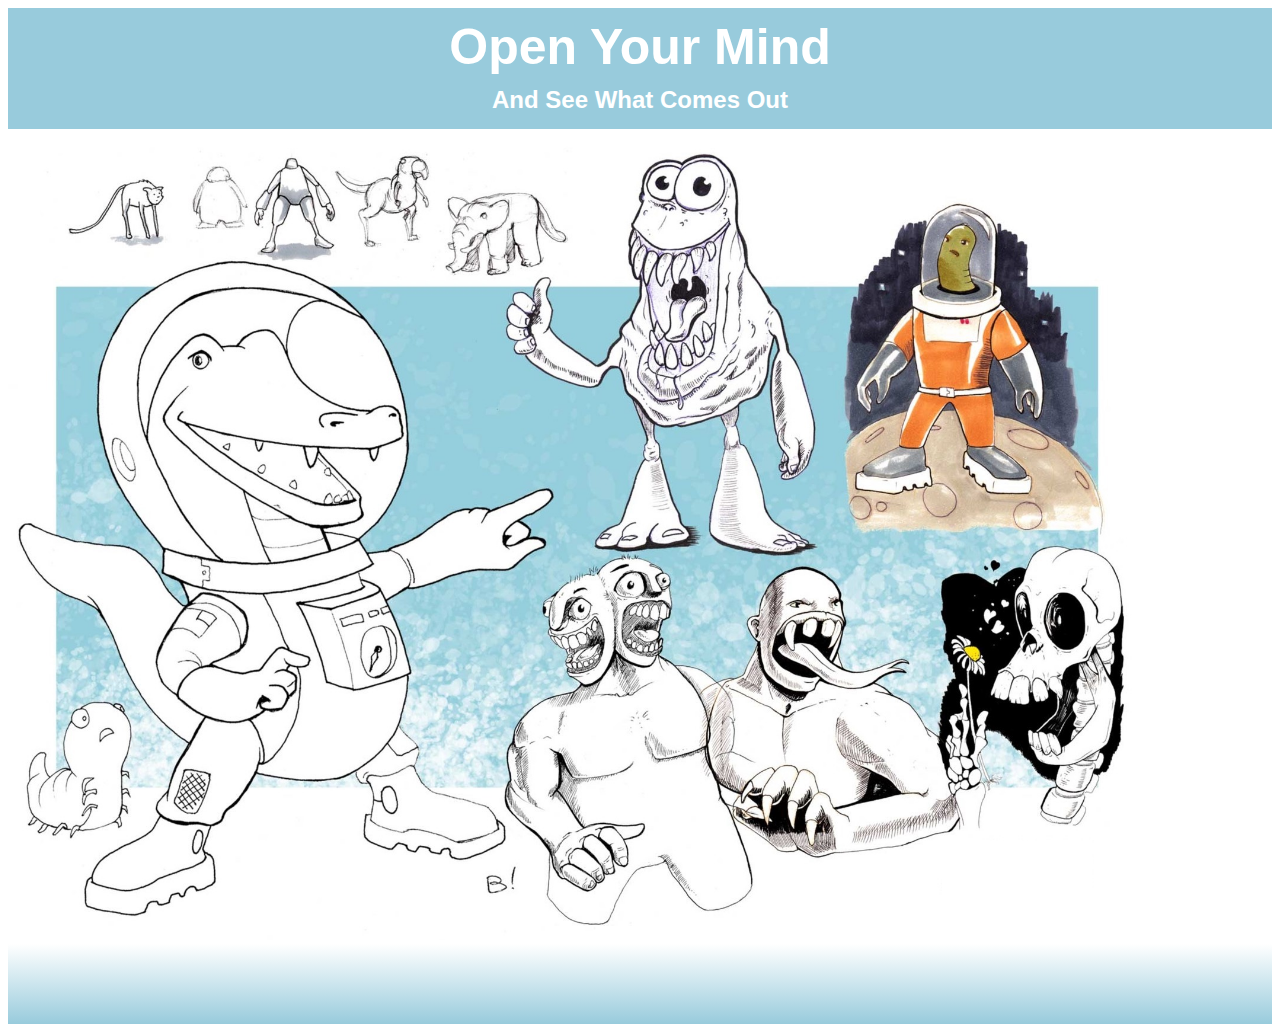
<file: index.html>
<!DOCTYPE html>
<html>
  <head>
    <title>Imagination Station</title>
    <link rel="stylesheet" href="Resources/styles.css" />
  </head>

  <body>
    <header>
      <h1>Open Your Mind</h1>
      <h2>And See What Comes Out</h2>
    </header>
    <img
      src="Resources/images/monXterMind.jpg"
      alt="Sketch of imaginary monsters"
    />
    <footer>
        
    </footer>
  </body>
</html>
</file>
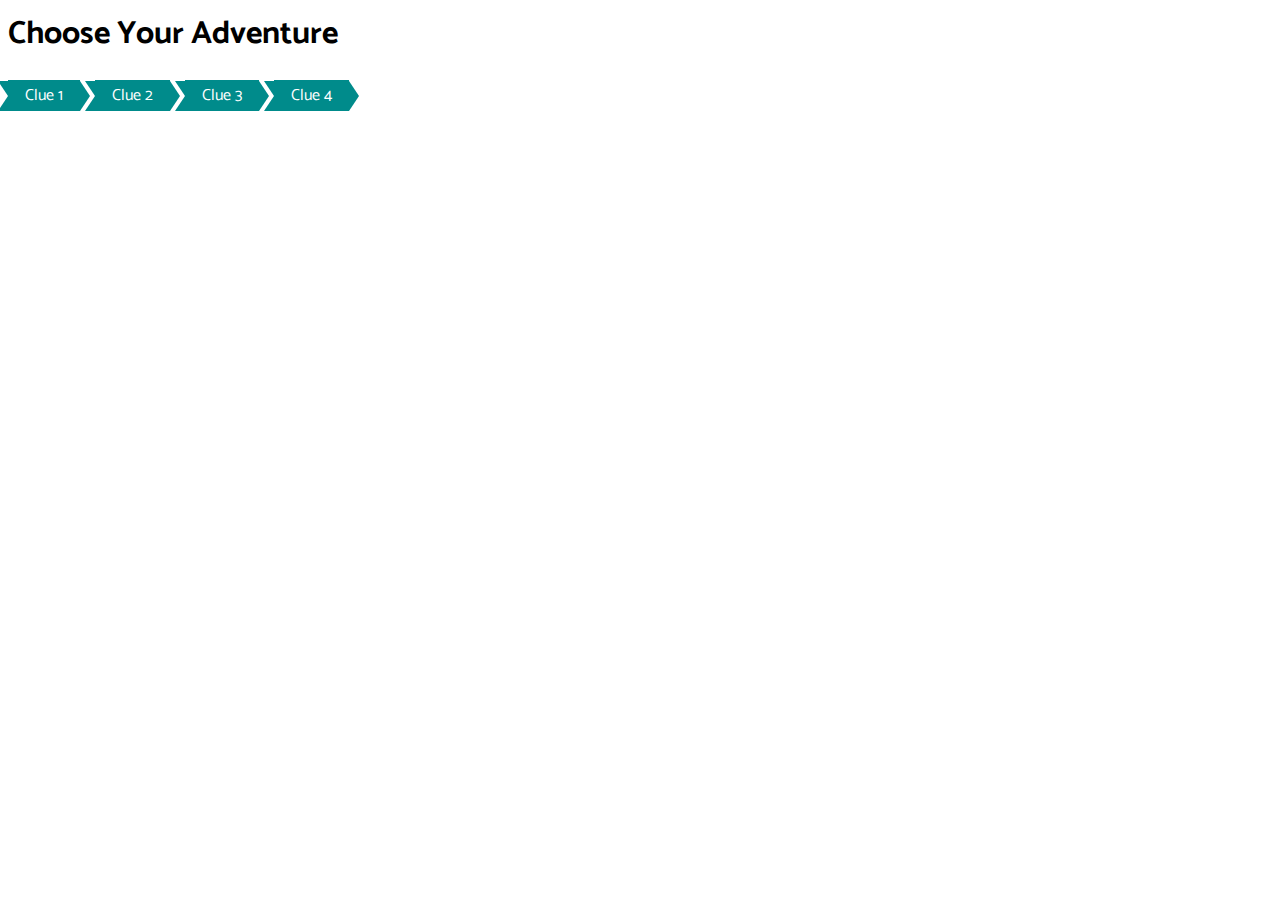
<file: Breadcrumb/index.html>
<html>
  <head>
    <title>Monster Mystery</title>

    <link
      href="https://fonts.googleapis.com/css?family=Catamaran:100|Pontano+Sans|Ruda:900"
      rel="stylesheet"/>
    <link rel="stylesheet" type="text/css" href="breadcrumbs.css" />
  </head>

  <body>
    <div class="secondNav">
      <h1>Choose Your Adventure</h1>
    </div>
    <ul class="breadcrumb">
      <li>
        <a href="#">Clue 1</a>
      </li>
      <li>
        <a href="#">Clue 2</a>
      </li>
      <li>
        <a href="#">Clue 3</a>
      </li>
      <li>
        <a href="#">Clue 4</a>
      </li>
    </ul>
  </body>
</html>
</file>
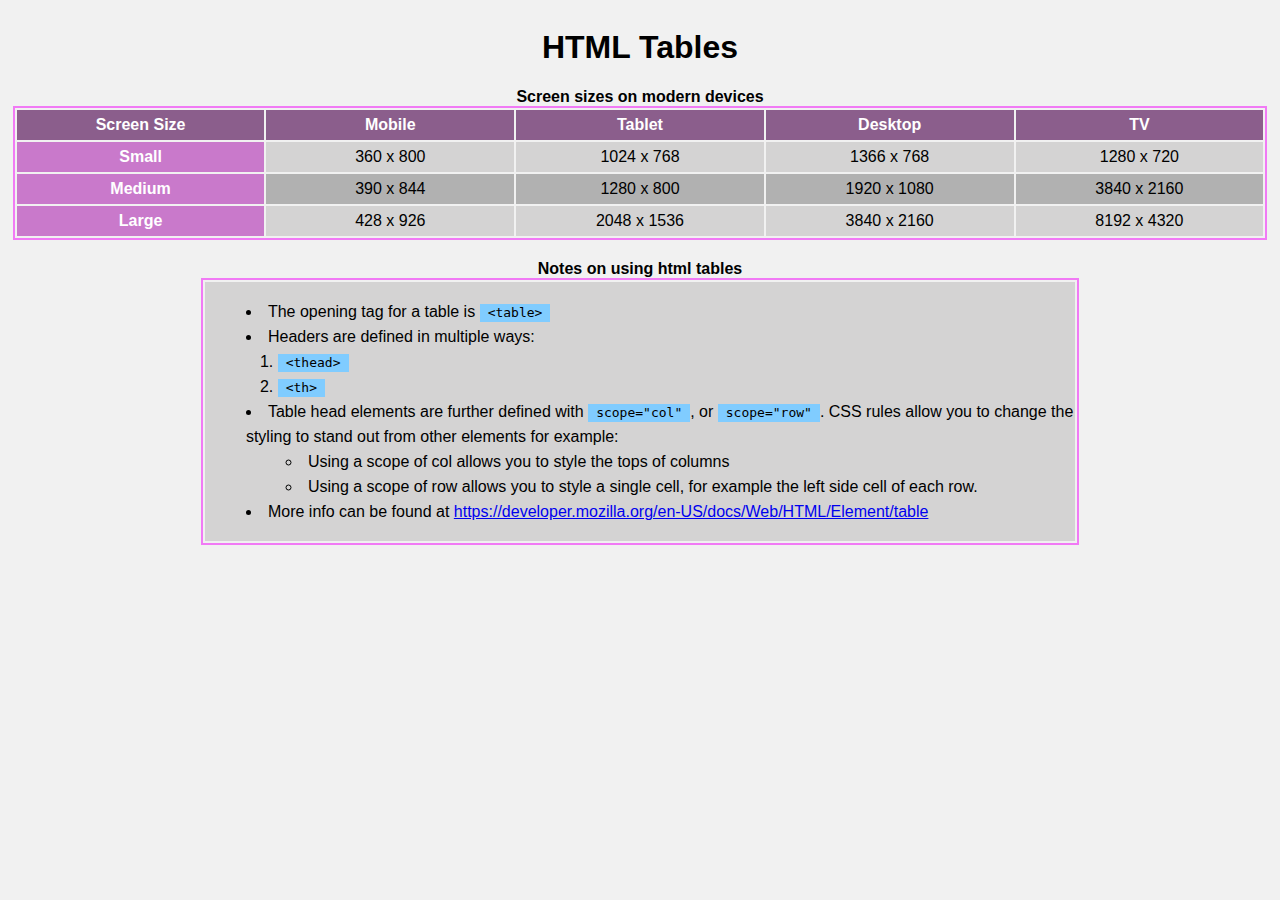
<file: HTMLTables/index.html>
<!DOCTYPE html>
<html>
  <head>
    <title>A table project</title>
    <link rel="stylesheet" href="Resources/styles.css" />
  </head>

  <body>
    <div class="container">
      <h1>HTML Tables</h1>
      <table class="screenSizes">
        <tr>
          <!--A table row with five <th> sections -->
          <th scope="col">Screen Size</th>
          <th scope="col">Mobile</th>
          <!--A table header because it will be formatted with a color-->
          <th scope="col">Tablet</th>
          <th scope="col">Desktop</th>
          <th scope="col">TV</th>
        </tr>
        <tr>
          <th scope="row">Small</th>
          <td>360 x 800</td> <!-- phone -->
          <td>1024 x 768</td> <!-- tablet -->
          <td>1366 x 768</td> <!-- desktop -->
          <td>1280 x 720</td> <!-- TV -->
        </tr>
        <tr>
          <th scope="row">Medium</th>
          <td class="med">390 x 844</td> <!-- phone -->
          <td class="med">1280 x 800</td> <!-- tablet -->
          <td class="med">1920 x 1080</td> <!-- desktop -->
          <td class="med">3840 x 2160</td> <!-- TV -->
        </tr>
        <tr>
          <th scope="row">Large</th>
          <td>428 x 926</td>
          <!-- phone -->
          <td>2048 x 1536</td>
          <!-- tablet -->
          <td>3840 x 2160</td>
          <!-- desktop -->
          <td>8192 x 4320</td>
          <!-- TV -->
        </tr>
        <caption>
          Screen sizes on modern devices
        </caption>
      </table>
      <table class="notes">
        <caption>
          Notes on using html tables
        </caption>
        <td>
          <ul>
            <!-- Attempting to color only the bg of the text, and not the whole line. A pseudo class would do the job, but is far more complex. I will attempt to use a button instead and see the result -->
            <!-- <li>The opening tag for a table is <span class="colored">&lt;table&gt;</span></li> -->
            <li>The opening tag for a table is <button>&lt;table&gt;</button></li>
            <li>Headers are defined in multiple ways:</li>
            <ol>
              <li><button>&lt;thead&gt;</button></li>
              <li><button>&lt;th&gt;</button></li>
            </ol>
            <li>
              Table head elements are further defined with
              <button>scope=&quot;col&quot;</button>, or <button>scope=&quot;row&quot;</button>. CSS rules allow
              you to change the styling to stand out from other elements for
              example:
              <ul class="aboutHeadings">
                <li>
                  Using a scope of col allows you to style the tops of columns
                </li>
                <li>
                  Using a scope of row allows you to style a single cell, for
                  example the left side cell of each row.
                </li>
              </ul>
            </li>
            <li>
              More info can be found at
              <a
                href="https://developer.mozilla.org/en-US/docs/Web/HTML/Element/table"
                >https://developer.mozilla.org/en-US/docs/Web/HTML/Element/table</a
              >
            </li>
          </ul>
        </td>
      </table>
    </div>
  </body>
</html>
</file>
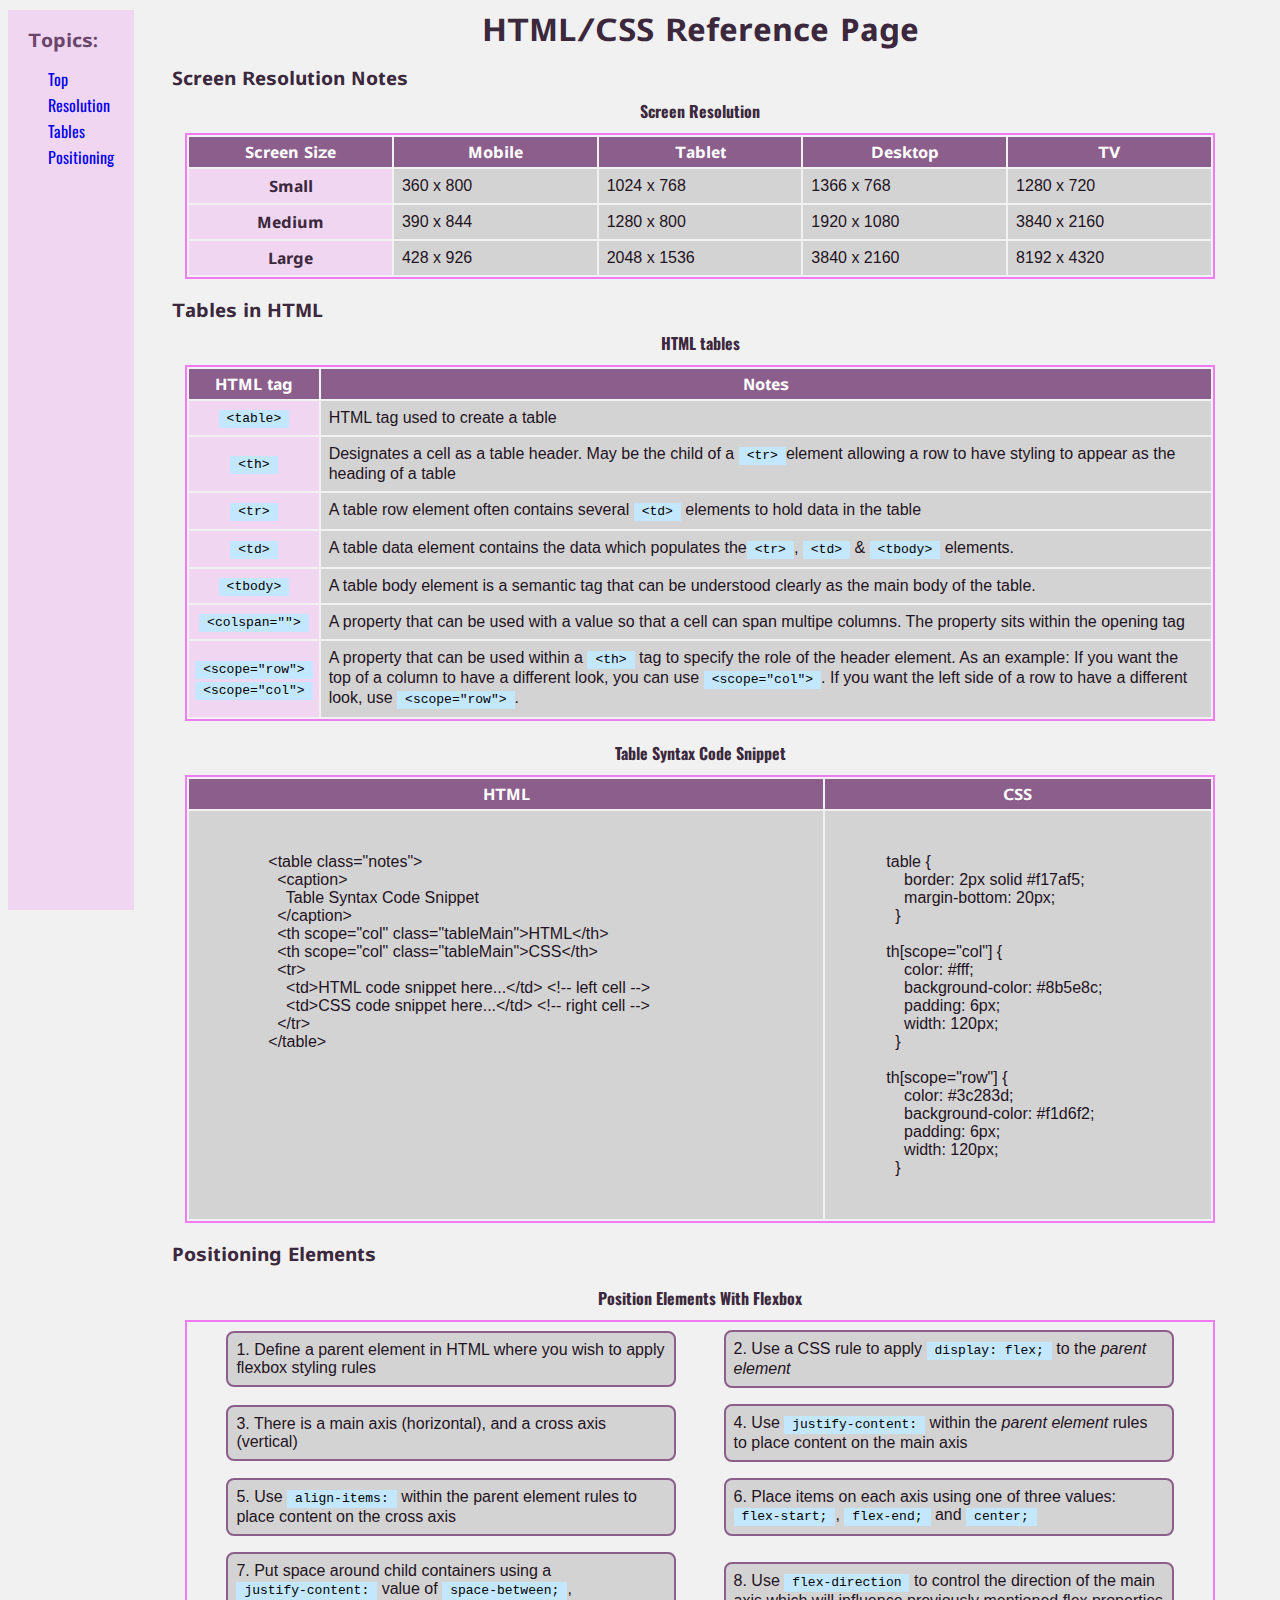
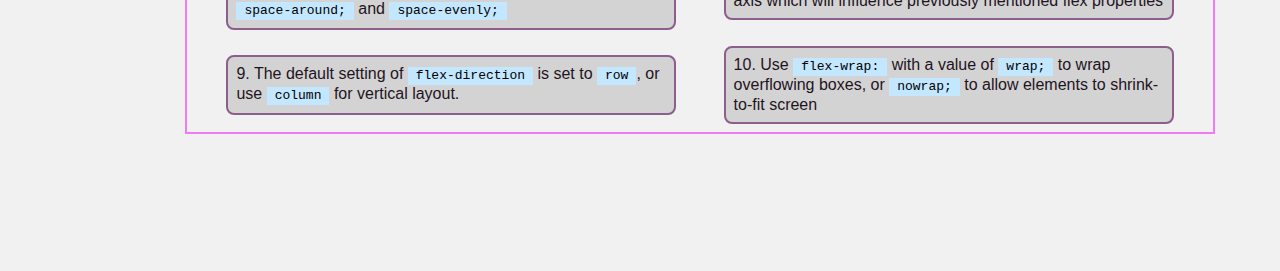
<file: ReferencePage/index.html>
<!-- Cheatsheet Project -->

<!DOCTYPE html>
<html>
  <head>
    <title>HTML Reference</title>
    <link rel="stylesheet" href="Resources/styles.css" />
    <meta name="viewport" content="width=device-width, initial-scale=1.0" />
    <link rel="preconnect" href="https://fonts.googleapis.com" />
    <link rel="preconnect" href="https://fonts.gstatic.com" crossorigin />
    <link
      href="https://fonts.googleapis.com/css2?family=Oswald:wght@200..700&display=swap"
      rel="stylesheet"
    />
    <link
      href="https://fonts.googleapis.com/css2?family=Lunasima:wght@400;700&display=swap"
      rel="stylesheet"
    />
  </head>

  <body>
    <div class="container">
      <nav class="nav">
        <h3 class="navTitle">Topics:</h3>
        <ul>
          <li><a href="#top">Top</a></li>
          <li><a href="#resolution">Resolution</a></li>
          <li><a href="#tables">Tables</a></li>
          <li><a href="#position">Positioning</a></li>
        </ul>
      </nav>
      <div class="content">
        <h1 id="top">HTML/CSS Reference Page</h1>
        <h3 id="resolution">Screen Resolution Notes</h3>
        <!-- id tag to jump to section 'resolution' -->
        <table class="tableMain">
          <caption>
            Screen Resolution
          </caption>
          <tr>
            <!--A table row with five <th> sections -->
            <th scope="col">Screen Size</th>
            <th scope="col">Mobile</th>
            <!--A table header because it will be formatted with a color-->
            <th scope="col">Tablet</th>
            <th scope="col">Desktop</th>
            <th scope="col">TV</th>
          </tr>
          <tr>
            <th scope="row">Small</th>
            <td>360 x 800</td>
            <!-- phone -->
            <td>1024 x 768</td>
            <!-- tablet -->
            <td>1366 x 768</td>
            <!-- desktop -->
            <td>1280 x 720</td>
            <!-- TV -->
          </tr>
          <tr>
            <th scope="row">Medium</th>
            <td>390 x 844</td>
            <!-- phone -->
            <td>1280 x 800</td>
            <!-- tablet -->
            <td>1920 x 1080</td>
            <!-- desktop -->
            <td>3840 x 2160</td>
            <!-- TV -->
          </tr>
          <tr>
            <th scope="row">Large</th>
            <td>428 x 926</td>
            <!-- phone -->
            <td>2048 x 1536</td>
            <!-- tablet -->
            <td>3840 x 2160</td>
            <!-- desktop -->
            <td>8192 x 4320</td>
            <!-- TV -->
          </tr>
        </table>
        <h3 id="tables">Tables in HTML</h3>
        <table class="tableMain">
          <caption>
            HTML tables
          </caption>
          <tr>
            <th scope="col">HTML tag</th>
            <th scope="col" colspan="4">Notes</th>
          </tr>
          <tr>
            <!-- table tag -->
            <th scope="row" class="htmlTag"><button>&lt;table&gt;</button></th>
            <td colspan="4">HTML tag used to create a table</td>
          </tr>
          <tr>
            <!-- th tag -->
            <th scope="row" class="htmlTag"><button>&lt;th&gt;</button></th>
            <td colspan="4">
              Designates a cell as a table header. May be the child of a
              <button>&lt;tr&gt;</button>element allowing a row to have styling
              to appear as the heading of a table
            </td>
          </tr>
          <tr>
            <!-- tr tag -->
            <th scope="row" class="htmlTag"><button>&lt;tr&gt;</button></th>
            <td>
              A table row element often contains several
              <button>&lt;td&gt;</button> elements to hold data in the table
            </td>
          </tr>
          <tr>
            <!-- td tag -->
            <th scope="row" class="htmlTag"><button>&lt;td&gt;</button></th>
            <td>
              A table data element contains the data which populates the<button>
                &lt;tr&gt;</button
              >, <button>&lt;td&gt;</button> &amp;
              <button>&lt;tbody&gt;</button> elements.
            </td>
          </tr>
          <tr>
            <!-- tbody tag -->
            <th scope="row" class="htmlTag"><button>&lt;tbody&gt;</button></th>
            <td>
              A table body element is a semantic tag that can be understood
              clearly as the main body of the table.
            </td>
          </tr>
          <tr>
            <!-- colspan property -->
            <th scope="row" class="htmlTag">
              <button>&lt;colspan=""&gt;</button>
            </th>
            <td>
              A property that can be used with a value so that a cell can span
              multipe columns. The property sits within the opening tag
            </td>
          </tr>
          <tr>
            <!-- scope property -->
            <th scope="row" class="htmlTag">
              <button>&lt;scope="row"&gt;</button
              ><button>&lt;scope="col"&gt;</button>
            </th>
            <td>
              A property that can be used within a
              <button>&lt;th&gt;</button> tag to specify the role of the header
              element. As an example: If you want the top of a column to have a
              different look, you can use <button>&lt;scope="col"&gt;</button>.
              If you want the left side of a row to have a different look, use
              <button>&lt;scope="row"&gt;</button>.
            </td>
          </tr>
        </table>
        <table class="tableMain">
          <caption>
            Table Syntax Code Snippet
          </caption>
          <th scope="col" class="tableMain">HTML</th>
          <th scope="col" class="tableMain">CSS</th>
          <tr>
            <td class="snipL">
              <pre><code>
                &lt;table class="notes"&gt;
                  &lt;caption&gt;
                    Table Syntax Code Snippet
                  &lt;/caption&gt;
                  &lt;th scope="col" class="tableMain"&gt;HTML&lt;/th&gt;
                  &lt;th scope="col" class="tableMain"&gt;CSS&lt;/th&gt;
                  &lt;tr&gt;
                    &lt;td&gt;HTML code snippet here...&lt;/td&gt; &lt;!-- left cell --&gt;
                    &lt;td&gt;CSS code snippet here...&lt;/td&gt; &lt;!-- right cell --&gt;
                  &lt;/tr&gt;
                &lt;/table&gt;
                </code></pre>
            </td>
            <td class="snipR">
              <code>
                <pre>
 
            table {
                border: 2px solid #f17af5;
                margin-bottom: 20px;
              }
              
            th[scope="col"] {
                color: #fff;
                background-color: #8b5e8c;
                padding: 6px;
                width: 120px;
              }
              
            th[scope="row"] {
                color: #3c283d;
                background-color: #f1d6f2;
                padding: 6px;
                width: 120px;
              }
            </pre
                >
              </code>
            </td>
          </tr>
        </table>
        <h3 id="position">Positioning Elements</h3>
        <h4>Position Elements With Flexbox</h4>
        <div class="container-flex">
          <div class="box">
            1. Define a parent element in HTML where you wish to apply flexbox
            styling rules
          </div>

          <div class="box">
            2. Use a CSS rule to apply <button>display: flex;</button> to the
            <em>parent element</em>
          </div>
          <div class="box">
            3. There is a main axis (horizontal), and a cross axis (vertical)
          </div>
          <div class="box">
            4. Use <button>justify-content:</button> within the
            <em>parent element</em>
            rules to place content on the main axis
          </div>
          <div class="box">
            5. Use <button>align-items:</button> within the parent element rules
            to place content on the cross axis
          </div>
          <div class="box">
            6. Place items on each axis using one of three values:
            <button>flex-start;</button>, <button>flex-end;</button> and
            <button>center;</button>
          </div>
          <div class="box">
            7. Put space around child containers using a
            <button>justify-content:</button> value of
            <button>space-between;</button>, <button>space-around;</button> and
            <button>space-evenly;</button>
          </div>
          <div class="box">
            8. Use <button>flex-direction</button> to control the direction of
            the main axis which will influence previously mentioned flex
            properties
          </div>
          <div class="box">
            9. The default setting of <button>flex-direction</button> is set to
            <button>row</button>, or use <button>column</button> for vertical
            layout.
          </div>
          <div class="box">
            10. Use <button>flex-wrap:</button> with a value of
            <button>wrap;</button> to wrap overflowing boxes, or
            <button>nowrap;</button> to allow elements to shrink-to-fit screen
          </div>
        </div>
      </div>
    </div>
  </body>
</html>
</file>
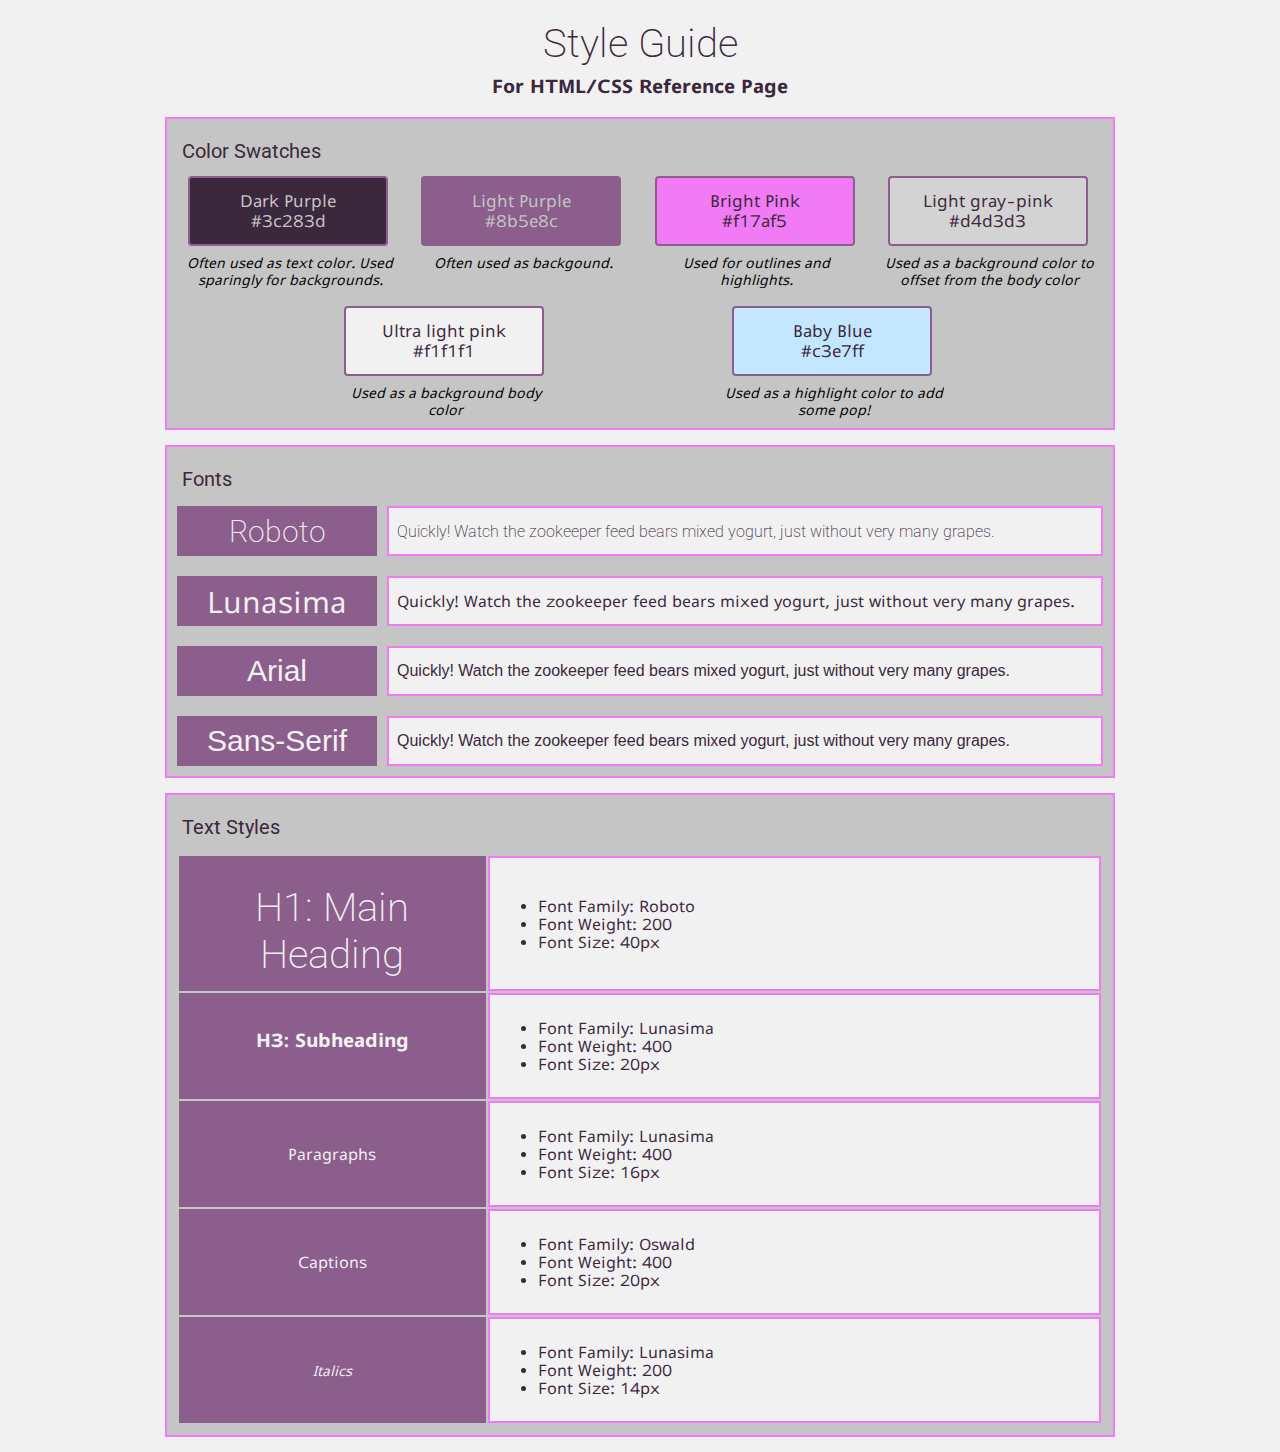
<file: StyleGuide/index.html>
<!-- Styleguide Project -->
<!-- Disclaimer: This code was very experimental. There are several different styles for responsive design. -->

<!DOCTYPE html>
<html>
  <head>
    <title>Style Guide</title>
    <link rel="stylesheet" href="Resources/styleGuide.css" />
    <meta name="viewport" content="width=device-width, initial-scale=1.0" />
    <link rel="preconnect" href="https://fonts.googleapis.com" />
    <link rel="preconnect" href="https://fonts.gstatic.com" crossorigin />
    <link
      href="https://fonts.googleapis.com/css2?family=Oswald:wght@200..700&display=swap"
      rel="stylesheet"
    />
    <link
      href="https://fonts.googleapis.com/css2?family=Lunasima:wght@400;700&display=swap"
      rel="stylesheet"
    />
    <!--     <link rel="preconnect" href="https://fonts.googleapis.com">
<link rel="preconnect" href="https://fonts.gstatic.com" crossorigin> -->
    <link
      href="https://fonts.googleapis.com/css2?family=Roboto:ital,wght@0,100..900;1,100..900&display=swap"
      rel="stylesheet"
    />
  </head>

  <body>
    <div class="content">
      <h1>Style Guide</h1>
      <h3>For HTML/CSS Reference Page</h3>
      <div class="color-container">
        <h4>Color Swatches</h4>
        <div class="eachColor">
          <div class="box darkpurple">
            <p>Dark Purple</p>
            <p>#3c283d</p>
          </div>
          Often used as text color. Used sparingly for backgrounds.
        </div>
        <div class="eachColor">
          <div class="box lightpurple">
            <p>Light Purple</p>
            <p>#8b5e8c</p>
          </div>
          Often used as backgound.
        </div>
        <div class="eachColor">
          <div class="box brightpink">
            <p>Bright Pink</p>
            <p>#f17af5</p>
          </div>
          Used for outlines and highlights.
        </div>
        <div class="eachColor">
          <div class="box lightgraypink">
            <p>Light gray-pink</p>
            <p>#d4d3d3</p>
          </div>
          Used as a background color to offset from the body color
        </div>
        <div class="eachColor">
          <div class="box ultralightpink">
            <p>Ultra light pink</p>
            <p>#f1f1f1</p>
          </div>
          Used as a background body color
        </div>
        <div class="eachColor">
          <div class="box babyblue">
            <p>Baby Blue</p>
            <p>#c3e7ff</p>
          </div>
          Used as a highlight color to add some pop!
        </div>
      </div>
      <!-- Begin Font Section -->
      <div class="font-container">
        <h4>Fonts</h4>
        <!-- Roboto Font -->
        <div class="fontLayoutLeft fontContentLeft">
          <p class="fontRoboto">Roboto</p>
        </div>
        <div class="fontLayoutRight">
          <div class="fontContentRight">
            <p class="fontRoboto">
              Quickly! Watch the zookeeper feed bears mixed yogurt, just without
              very many grapes.
            </p>
          </div>
        </div>
        <!-- Lunasima Font -->
        <div class="fontLayoutLeft fontContentLeft">
          <p class="fontLunasima">Lunasima</p>
        </div>
        <div class="fontLayoutRight">
          <div class="fontContentRight">
            <p class="fontLunasima">
              Quickly! Watch the zookeeper feed bears mixed yogurt, just without
              very many grapes.
            </p>
          </div>
        </div>
        <!-- Arial Font -->
        <div class="fontLayoutLeft fontContentLeft">
          <p class="fontArial">Arial</p>
        </div>
        <div class="fontLayoutRight">
          <div class="fontContentRight">
            <p class="fontArial">
              Quickly! Watch the zookeeper feed bears mixed yogurt, just without
              very many grapes.
            </p>
          </div>
        </div>
        <!-- Sans Serif Font -->
        <div class="fontLayoutLeft fontContentLeft">
          <p class="fontSans">Sans-Serif</p>
        </div>
        <div class="fontLayoutRight">
          <div class="fontContentRight">
            <p class="fontSans">
              Quickly! Watch the zookeeper feed bears mixed yogurt, just without
              very many grapes.
            </p>
          </div>
        </div>
      </div>
      <!-- Begin Text Styles Section -->

      <div class="font-container">
        <h4>Text Styles</h4>
        <table class="fontTable">
          <!-- H1 section -->
          <tr>
            <td scope="col" class="tableLeft"><h1>H1: Main Heading</h1></td>
            <td scope="col" class="tableRight">
              <ul>
                <li>Font Family: Roboto</li>
                <li>Font Weight: 200</li>
                <li>Font Size: 40px</li>
              </ul>
            </td>
          </tr>
          <!-- H3 section -->
          <tr>
            <td scope="col" class="tableLeft"><h3>H3: Subheading</h3></td>
            <td scope="col" class="tableRight">
              <ul>
                <li>Font Family: Lunasima</li>
                <li>Font Weight: 400</li>
                <li>Font Size: 20px</li>
              </ul>
            </td>
          </tr>
          <!-- body section -->
          <tr>
            <td scope="col" class="tableLeft"><p>Paragraphs</p></td>
            <td scope="col" class="tableRight">
              <ul>
                <li>Font Family: Lunasima</li>
                <li>Font Weight: 400</li>
                <li>Font Size: 16px</li>
              </ul>
            </td>
          </tr>
          <!-- Caption Section -->
          <tr>
            <td scope="col" class="tableLeft"><p>Captions</p></td>
            <td scope="col" class="tableRight">
              <ul>
                <li>Font Family: Oswald</li>
                <li>Font Weight: 400</li>
                <li>Font Size: 20px</li>
              </ul>
            </td>
          </tr>
          <!-- Italic section -->
          <tr>
            <td scope="col" class="tableLeft">
              <div class="italic">Italics</div>
            </td>
            <td scope="col" class="tableRight">
              <ul>
                <li>Font Family: Lunasima</li>
                <li>Font Weight: 200</li>
                <li>Font Size: 14px</li>
              </ul>
            </td>
          </tr>
        </table>
      </div>
    </div>
  </body>
</html>
</file>
<file: Resources/styles.css>
* {
  font-family: Helvetica, Arial, sans-serif;
  box-sizing: border-box;
}

img {
  width: 90%;
}

header {
  background-color: color(srgb 0.5954 0.7965 0.8633);
}
h1 {
  padding-top: 10px;
  margin: 5px auto;
  text-align: center;
  font-size: 50px;
  color: white;
}

h2 {
  padding-top: 5px;
  padding-bottom: 15px;
  margin: 5px auto;
  text-align: center;
  color: white;
}

footer {
  background: linear-gradient(to bottom, white, rgb(152, 203, 220));
  height: 80px;
  width: 100%;
}
</file>
<file: Breadcrumb/breadcrumbs.css>
* {
  font-family: Catamaran, sans-serif;
}

.breadcrumb {
  text-align: left;
  display: flex;
  padding: 0;
  margin: 0;
}

.breadcrumb li {
  list-style-type: none;
}

.breadcrumb a {
  color: #fff;
  background: darkcyan;
  text-decoration: none;
  position: relative;
  height: 30px;
  line-height: 30px;
  text-align: center;
  margin-right: 15px;
  padding: 2px 17px;
}

.breadcrumb a::before,
.breadcrumb a::after {
  content: "";
  position: absolute;
  border-color: darkcyan;
  border-style: solid;
  border-width: 18px 15px;
}

.breadcrumb a::before {
  left: -10px;
  border-left-color: transparent;
  border-width: 15px 10px;
}
.breadcrumb a::after {
  left: 100%;
  border-color: transparent;
  border-left-color: darkcyan;
  border-width: 15px 10px;
}

.breadcrumb a:hover {
  background-color: blue;
}
.breadcrumb a:hover::before {
  border-color: blue;
  border-left-color: transparent;
}
.breadcrumb a:hover::after {
  border-left-color: blue;
}
</file>
<file: HTMLTables/Resources/styles.css>
* {
  font-family: Helvetica, Arial, sans-serif;
  box-sizing: border-box;
}

/* Color palette 
original pink: #E876EC
darker pink: #C665C9
lighter pink: #F17AF5
going dark pink: #A554A8
beginning dark pink: #844386
deep dark pink: #633264
double dark pink: #472C47
highlight green: #B6CC56
dark green-gray: #A8A99E
light pink-gray: #AEA4B0
dark pink-gray: #585359
*/

body {
  background-color: #f1f1f1;
  display: flex;
  justify-content: center;
}

.container {
  text-align: center;
}
table {
  border: 2px solid #f17af5;
  margin-bottom: 20px;
}

th[scope="col"] {
  color: #fff;
  background-color: #8b5e8c;
  padding: 6px;
  width: 120px;
}

th[scope="row"] {
  color: #fff;
  background-color: #c979cb;
  padding: 6px;
  width: 120px;
}
.med {
  background-color: rgb(177, 177, 177);
}

td {
  background-color: rgb(212, 211, 211);
  text-align: center;
}

caption {
  font-size: 16px;
  font-weight: 700;
}

li {
  line-height: 25px;
}

.notes {
  margin: 20px auto;
  width: 70%;
}

ol {
  list-style-position: inside;
  margin: 0px;
  padding: 0px;
}

ol li {
    text-align: left;
    padding-left: 14px;
    width: ;
}

.screenSizes {
    width: 100%;
}

ul li {
    list-style-position: inside;
    text-align: left;
}

button {
    all: unset;
    background-color: rgb(128, 204, 255);
    font-family: monospace;
    padding: 0px 8px;
    line-height: 18px;
}
</file>
<file: ReferencePage/Resources/styles.css>
/* Cheatsheet Project */

* {
  font-family: Helvetica, Arial, sans-serif;
  box-sizing: border-box;
}

h1 {
  text-align: center;
  color: #3c283d;
  margin: 10px auto;
  font-family: Lunasima, sans-serif;
}

.nav {
  background-color: #f1d6f2;
  position: fixed;
  height: 100%;
  top: 10px;
}

.navTitle {
  color: #6a466b;
  margin-left: 20px;
  margin-bottom: 5px;
  padding: 0px auto;
}

.content {
  margin-left: 120px;
}

a {
  text-decoration: none;
  font-family: Oswald;
}
nav li {
  list-style-type: none;
  padding-right: 20px;
}

body {
  background-color: #f1f1f1;
  justify-content: center;
}

table {
  border: 2px solid #f17af5;
  margin-bottom: 20px;
  margin-top: 10px;
}

th[scope="col"] {
  color: #fff;
  background-color: #8b5e8c;
  padding: 6px;
  width: 120px;
  font-family: Lunasima;
}

th[scope="row"] {
  color: #3c283d;
  background-color: #f1d6f2;
  padding: 6px;
  width: 120px;
  font-family: Lunasima;
}

td {
  background-color: rgb(212, 211, 211);
  padding: 8px 8px;
  color: #1e131e;
}

caption {
  font-size: 16px;
  font-weight: 700;
  color: #3c283d;
  margin-bottom: 10px;
  font-family: Oswald;
}

li {
  line-height: 25px;
}

/* .notes {
  margin: 20px auto;
  width: 90%;
} */

.tableMain {
  margin: 20px auto;
  margin-top: 10px;
  width: 90%;
}

ol {
  list-style-position: inside;
  margin: 0px;
  padding: 0px;
}

ol li {
  text-align: left;
  padding-left: 14px;
}

ul li {
  list-style-position: inside;
  text-align: left;
}

button {
  all: unset;
  background-color: rgb(195, 231, 255);
  color: black;
  font-family: monospace;
  padding: 0px 8px;
  line-height: 18px;
  font-weight: 400;
}

/* Table properties for code snippet table */
.snipL {
  vertical-align: top;
  padding: auto;
}

.snipR {
  vertical-align: top;
  padding: auto;
}

h3 {
  margin-left: 44px;
  margin-bottom: 10px;
  color: #3c283d;
  font-family: Lunasima;
}

.container-flex {
  display: flex;
  /* flex-direction: column; */
  justify-content: space-evenly;
  align-items: center;
  width: 90%;
  flex-wrap: wrap;
  border: 2px solid #f17af5;
  margin: 10px auto;
  margin-bottom: 150px;
}

.box {
  max-width: 450px;
  height: auto;
  background-color: rgb(212, 211, 211);
  color: #1e131e;
  text-align: left;
  padding: 8px;
  margin: 8px;
  border: 2px solid #8b5e8c;
  border-radius: 8px;
}

h4 {
  font-size: 16px;
  font-weight: 700;
  color: #3c283d;
  text-align: center;
  margin-bottom: 10px;
  font-family: Oswald;
}
.lunasima-regular {
  font-family: "Lunasima", serif;
  font-weight: 400;
  font-style: normal;
}

.lunasima-bold {
  font-family: "Lunasima", serif;
  font-weight: 700;
  font-style: normal;
}


.oswald-bold {
  font-family: "Oswald", serif;
  font-optical-sizing: auto;
  font-weight: 700;
  font-style: normal;
}
</file>
<file: StyleGuide/Resources/styleGuide.css>
/* Styleguide Project */
/* Another Disclaimer: This was a learning exercise and some rules may be divided between different tags which is not ideal. */

* {
  font-family: Lunasima, Arial, sans-serif;
  box-sizing: border-box;
}

h1 {
  text-align: center;
  color: #3c283d;
  margin: 20px auto 5px auto;
  font-family: Roboto, sans-serif;
  font-weight: 200;
  font-size: 40px;
  display: block;
}

td h1 {
  color: #f1f1f1;
}

h3 {
  text-align: center;
  margin-bottom: 20px;
  margin-top: 8px;
  color: #3c283d;
}

td h3 {
  color: #f1f1f1;
}

h4 {
  width: 100%;
  text-align: left;
  color: #3c283d;
  margin-left: 15px;
  margin-top: 20px;
  margin-bottom: 5px;
  font-family: Roboto, sans-serif;
  font-size: 20px;
  font-weight: 400;
}

ul {
  margin-right: 20px;
}
.content {
  margin: auto;
}

body {
  background-color: #f1f1f1;
  justify-content: center;
}

.color-container {
  display: flex;
  justify-content: space-evenly;
  width: 90%;
  flex-wrap: wrap;
  border: 2px solid #f17af5;
  margin: 10px auto;
  margin-bottom: 15px;
  background-color: #c5c5c5;
  max-width: 950px;
}

.eachColor {
  text-align: center;
  font-size: 14px;
  font-style: italic;
  width: 220px;
  height: 120px;
  overflow: hidden;
  margin-bottom: 10px;
}

.italic {
  text-align: center;
  font-size: 14px;
  font-style: italic;
  color: #f1f1f1;
}
.font-container {
  display: flex;
  flex-wrap: wrap;
  width: 90%;
  flex-wrap: wrap;
  border: 2px solid #f17af5;
  margin: 10px auto;
  margin-bottom: 15px;
  max-width: 950px;
  background-color: #c5c5c5;
}

.fontLayoutLeft {
  height: 50px;
  background-color: #8b5e8c;
  color: #f1f1f1;
  padding: 8px;
  margin: 10px 5px 10px 10px;
  display: flex;
  align-items: center;
  justify-content: center;
  width: 200px;
  white-space: nowrap;
}

.fontLayoutRight {
  display: flex;
  align-items: center;
  flex-grow: 1;
  height: auto;
  background-color: #f1f1f1;
  color: #3c283d;
  padding: 8px;
  margin: 10px 10px 10px 5px;
  border: #f17af5 2px solid;
  width: 66%;
  min-width: 300px;
  word-wrap: break-word;
}

.fontContentLeft {
  font-size: 30px;
  font-weight: 200;
}

.fontContentRight {
  font-weight: 200;
  font-size: 16px;
}

.box {
  width: 200px;
  height: 70px;
  background-color: rgb(212, 211, 211);
  color: #c5c5c5;
  padding: 8px;
  margin: 8px;
  border: 2px solid #8b5e8c;
  display: flex;
  flex-direction: column;
  border-radius: 4px;
  font-size: 1.2em;
  font-style: normal;
  justify-content: center;
  align-items: center;
}

/* Color swatch boxes */
.darkpurple {
  background-color: #3c283d;
}

.lightpurple {
  background-color: #8b5e8c;
}

.brightpink {
  background-color: #f17af5;
  color: #3c283d;
}

.lightgraypink {
  background-color: #d4d3d3;
  color: #3c283d;
}

.ultralightpink {
  background-color: #f1f1f1;
  color: #3c283d;
}

.babyblue {
  background-color: #c3e7ff;
  color: #3c283d;
}

.fontRoboto {
  font-family: Roboto, sans-serif;
}

.fontLunasima {
  font-family: Lunasima, sans-serif;
}

.fontArial {
  font-family: Arial, Helvetica, sans-serif;
}

.fontSans {
  font-family: sans-serif;
}

p {
  margin: 0;
}

td[scope="col"] {
  color: #c5c5c5;
  background-color: #8b5e8c;
  font-family: Lunasima;
  height: 50px;
  padding: 8px;
}

td.tableLeft {
  width: 33.33%;
  color: #f1f1f1;
  text-align: center;
}

td.tableRight {
  color: #3c283d;
  background-color: #f1f1f1;
  border: #f17af5 solid 2px;
  width: 66.66%;
}

table {
  width: 100%;
  margin: 10px;
}
/* media queries */

@media (max-width: 500px) {
  body {
    background-color: #d4d3d3;
  }
}
</file>
